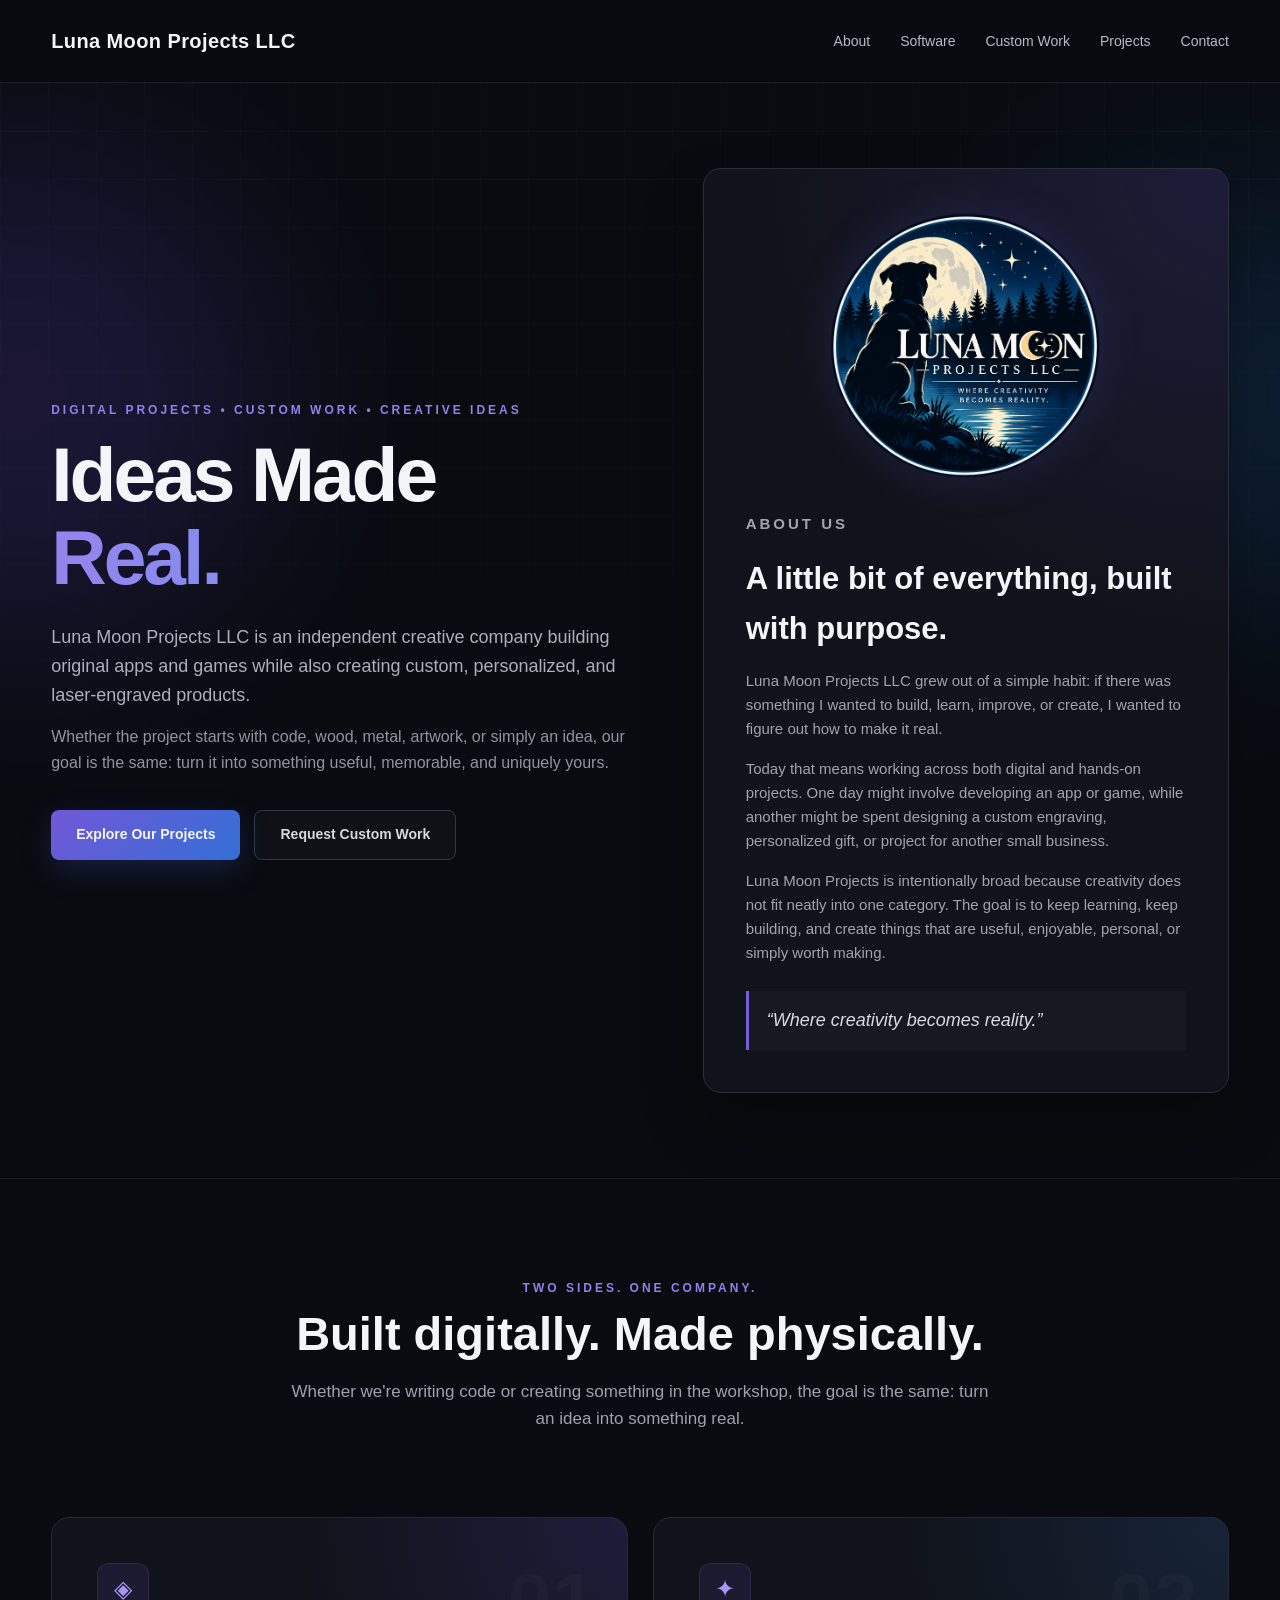
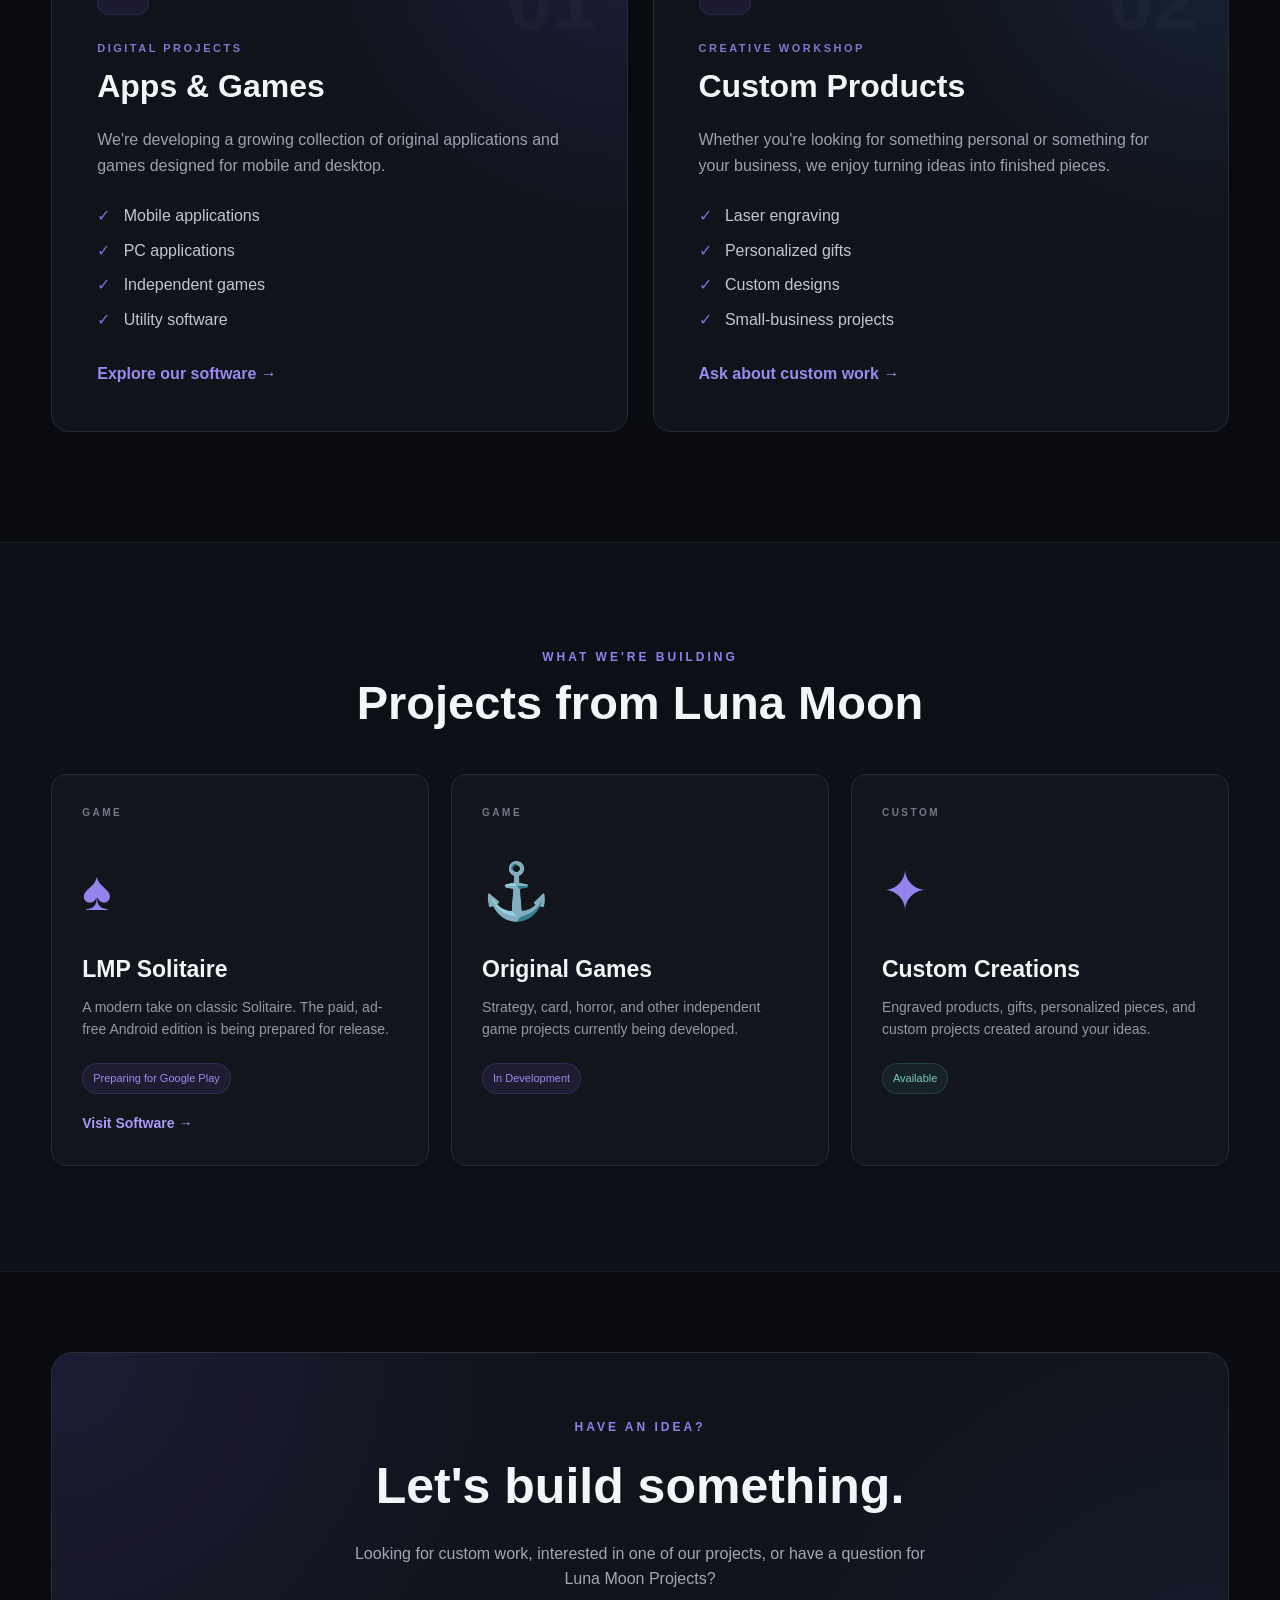
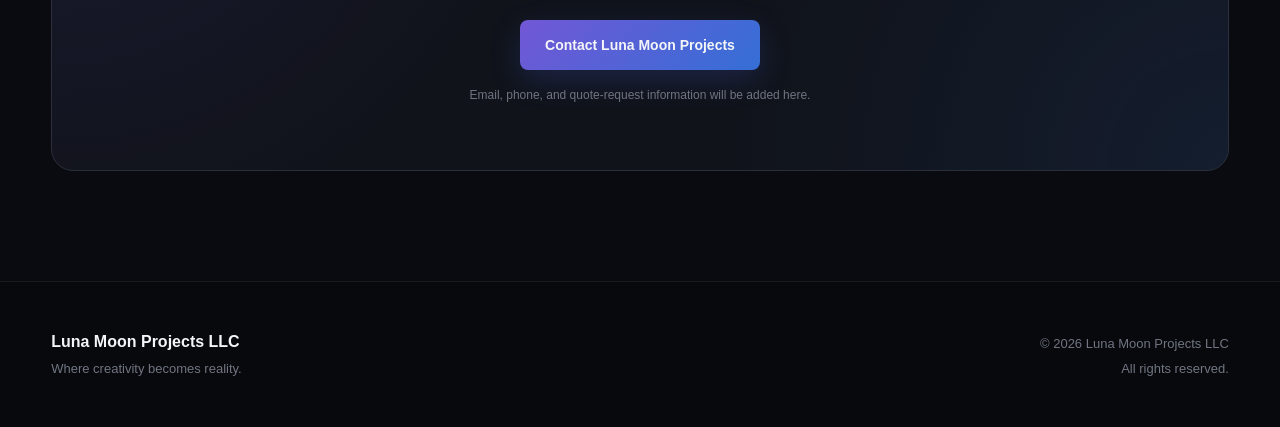
<file: index.html>
<!DOCTYPE html>
<html lang="en">
<head>
    <meta charset="UTF-8">
    <meta name="viewport" content="width=device-width, initial-scale=1.0">

    <title>Luna Moon Projects LLC</title>

    <meta
        name="description"
        content="Luna Moon Projects LLC creates apps, games, custom products, engraved goods, and creative projects."
    >

    <link rel="stylesheet" href="css/style.css">
</head>

<body>

<header class="site-header">
    <div class="nav-container">

        <a class="header-title" href="#home">
            Luna Moon Projects LLC
        </a>

        <nav class="main-nav">
            <a href="#home">About</a>
            <a href="software/">Software</a>
            <a href="#custom">Custom Work</a>
            <a href="#projects">Projects</a>
            <a href="#contact">Contact</a>
        </nav>

    </div>
</header>


<main>


<section class="hero" id="home">

    <div class="hero-glow hero-glow-one"></div>
    <div class="hero-glow hero-glow-two"></div>

    <div class="hero-content">


        <div class="hero-copy">

            <p class="eyebrow">
                DIGITAL PROJECTS • CUSTOM WORK • CREATIVE IDEAS
            </p>

            <h1>
                Ideas Made
                <span>Real.</span>
            </h1>

            <p class="hero-description">
                Luna Moon Projects LLC is an independent creative company
                building original apps and games while also creating custom,
                personalized, and laser-engraved products.
            </p>

            <p class="hero-description hero-description-secondary">
                Whether the project starts with code, wood, metal, artwork,
                or simply an idea, our goal is the same: turn it into something
                useful, memorable, and uniquely yours.
            </p>

            <div class="hero-buttons">

                <a
                    class="button button-primary"
                    href="#projects"
                >
                    Explore Our Projects
                </a>

                <a
                    class="button button-secondary"
                    href="#custom"
                >
                    Request Custom Work
                </a>

            </div>

        </div>


        <div class="about-hero-card">

            <img
                src="LMP_circle_logo.png"
                alt="Luna Moon Projects LLC full logo"
                class="about-card-logo"
            >

            <p class="about-card-label">
                ABOUT US
            </p>

            <h2>
                A little bit of everything, built with purpose.
            </h2>

            <p>
                Luna Moon Projects LLC grew out of a simple habit: if there was
                something I wanted to build, learn, improve, or create, I wanted
                to figure out how to make it real.
            </p>

            <p>
                Today that means working across both digital and hands-on
                projects. One day might involve developing an app or game,
                while another might be spent designing a custom engraving,
                personalized gift, or project for another small business.
            </p>

            <p>
                Luna Moon Projects is intentionally broad because creativity
                does not fit neatly into one category. The goal is to keep
                learning, keep building, and create things that are useful,
                enjoyable, personal, or simply worth making.
            </p>

            <div class="about-card-quote">
                “Where creativity becomes reality.”
            </div>

        </div>


    </div>

</section>



<section class="intro-section">

    <div class="section-container">

        <p class="section-kicker">
            TWO SIDES. ONE COMPANY.
        </p>

        <h2 class="section-title">
            Built digitally. Made physically.
        </h2>

        <p class="section-intro">
            Whether we're writing code or creating something in the workshop,
            the goal is the same: turn an idea into something real.
        </p>

    </div>

</section>



<section class="services-section">

    <div class="section-container services-grid">


        <article
            class="service-panel digital-panel"
            id="digital"
        >

            <div class="panel-number">
                01
            </div>

            <div class="panel-icon">
                ◈
            </div>

            <p class="panel-category">
                DIGITAL PROJECTS
            </p>

            <h2>
                Apps & Games
            </h2>

            <p>
                We're developing a growing collection of original applications
                and games designed for mobile and desktop.
            </p>

            <div class="feature-list">

                <div class="feature">
                    <span>✓</span>
                    Mobile applications
                </div>

                <div class="feature">
                    <span>✓</span>
                    PC applications
                </div>

                <div class="feature">
                    <span>✓</span>
                    Independent games
                </div>

                <div class="feature">
                    <span>✓</span>
                    Utility software
                </div>

            </div>

            <a
                class="text-link"
                href="software/"
            >
                Explore our software →
            </a>

        </article>



        <article
            class="service-panel craft-panel"
            id="custom"
        >

            <div class="panel-number">
                02
            </div>

            <div class="panel-icon">
                ✦
            </div>

            <p class="panel-category">
                CREATIVE WORKSHOP
            </p>

            <h2>
                Custom Products
            </h2>

            <p>
                Whether you're looking for something personal or something for
                your business, we enjoy turning ideas into finished pieces.
            </p>

            <div class="feature-list">

                <div class="feature">
                    <span>✓</span>
                    Laser engraving
                </div>

                <div class="feature">
                    <span>✓</span>
                    Personalized gifts
                </div>

                <div class="feature">
                    <span>✓</span>
                    Custom designs
                </div>

                <div class="feature">
                    <span>✓</span>
                    Small-business projects
                </div>

            </div>

            <a
                class="text-link"
                href="#contact"
            >
                Ask about custom work →
            </a>

        </article>


    </div>

</section>



<section
    class="projects-section"
    id="projects"
>

    <div class="section-container">

        <p class="section-kicker">
            WHAT WE'RE BUILDING
        </p>

        <h2 class="section-title">
            Projects from Luna Moon
        </h2>


        <div class="project-grid">


            <article class="project-card">

                <div class="project-type">
                    GAME
                </div>

                <div class="project-art">
                    ♠
                </div>

                <h3>
                    LMP Solitaire
                </h3>

                <p>
                    A modern take on classic Solitaire. The paid,
                    ad-free Android edition is being prepared for release.
                </p>

                <span class="status-badge">
                    Preparing for Google Play
                </span>

                <a class="project-link" href="software/">
                    Visit Software →
                </a>

            </article>



            <article class="project-card">

                <div class="project-type">
                    GAME
                </div>

                <div class="project-art">
                    ⚓
                </div>

                <h3>
                    Original Games
                </h3>

                <p>
                    Strategy, card, horror, and other independent game projects
                    currently being developed.
                </p>

                <span class="status-badge">
                    In Development
                </span>

            </article>



            <article class="project-card">

                <div class="project-type">
                    CUSTOM
                </div>

                <div class="project-art">
                    ✦
                </div>

                <h3>
                    Custom Creations
                </h3>

                <p>
                    Engraved products, gifts, personalized pieces, and custom
                    projects created around your ideas.
                </p>

                <span class="status-badge available">
                    Available
                </span>

            </article>


        </div>

    </div>

</section>



<section
    class="contact-section"
    id="contact"
>

    <div class="section-container">

        <div class="contact-box">

            <p class="section-kicker">
                HAVE AN IDEA?
            </p>

            <h2>
                Let's build something.
            </h2>

            <p>
                Looking for custom work, interested in one of our projects,
                or have a question for Luna Moon Projects?
            </p>

            <a
                class="button button-primary"
                href="#"
            >
                Contact Luna Moon Projects
            </a>

            <p class="contact-note">
                Email, phone, and quote-request information will be added here.
            </p>

        </div>

    </div>

</section>


</main>



<footer>

    <div class="footer-container">

        <div>

            <strong>
                Luna Moon Projects LLC
            </strong>

            <p>
                Where creativity becomes reality.
            </p>

        </div>

        <div class="footer-right">

            <p>
                © 2026 Luna Moon Projects LLC
            </p>

            <p>
                All rights reserved.
            </p>

        </div>

    </div>

</footer>


</body>
</html>
</file>
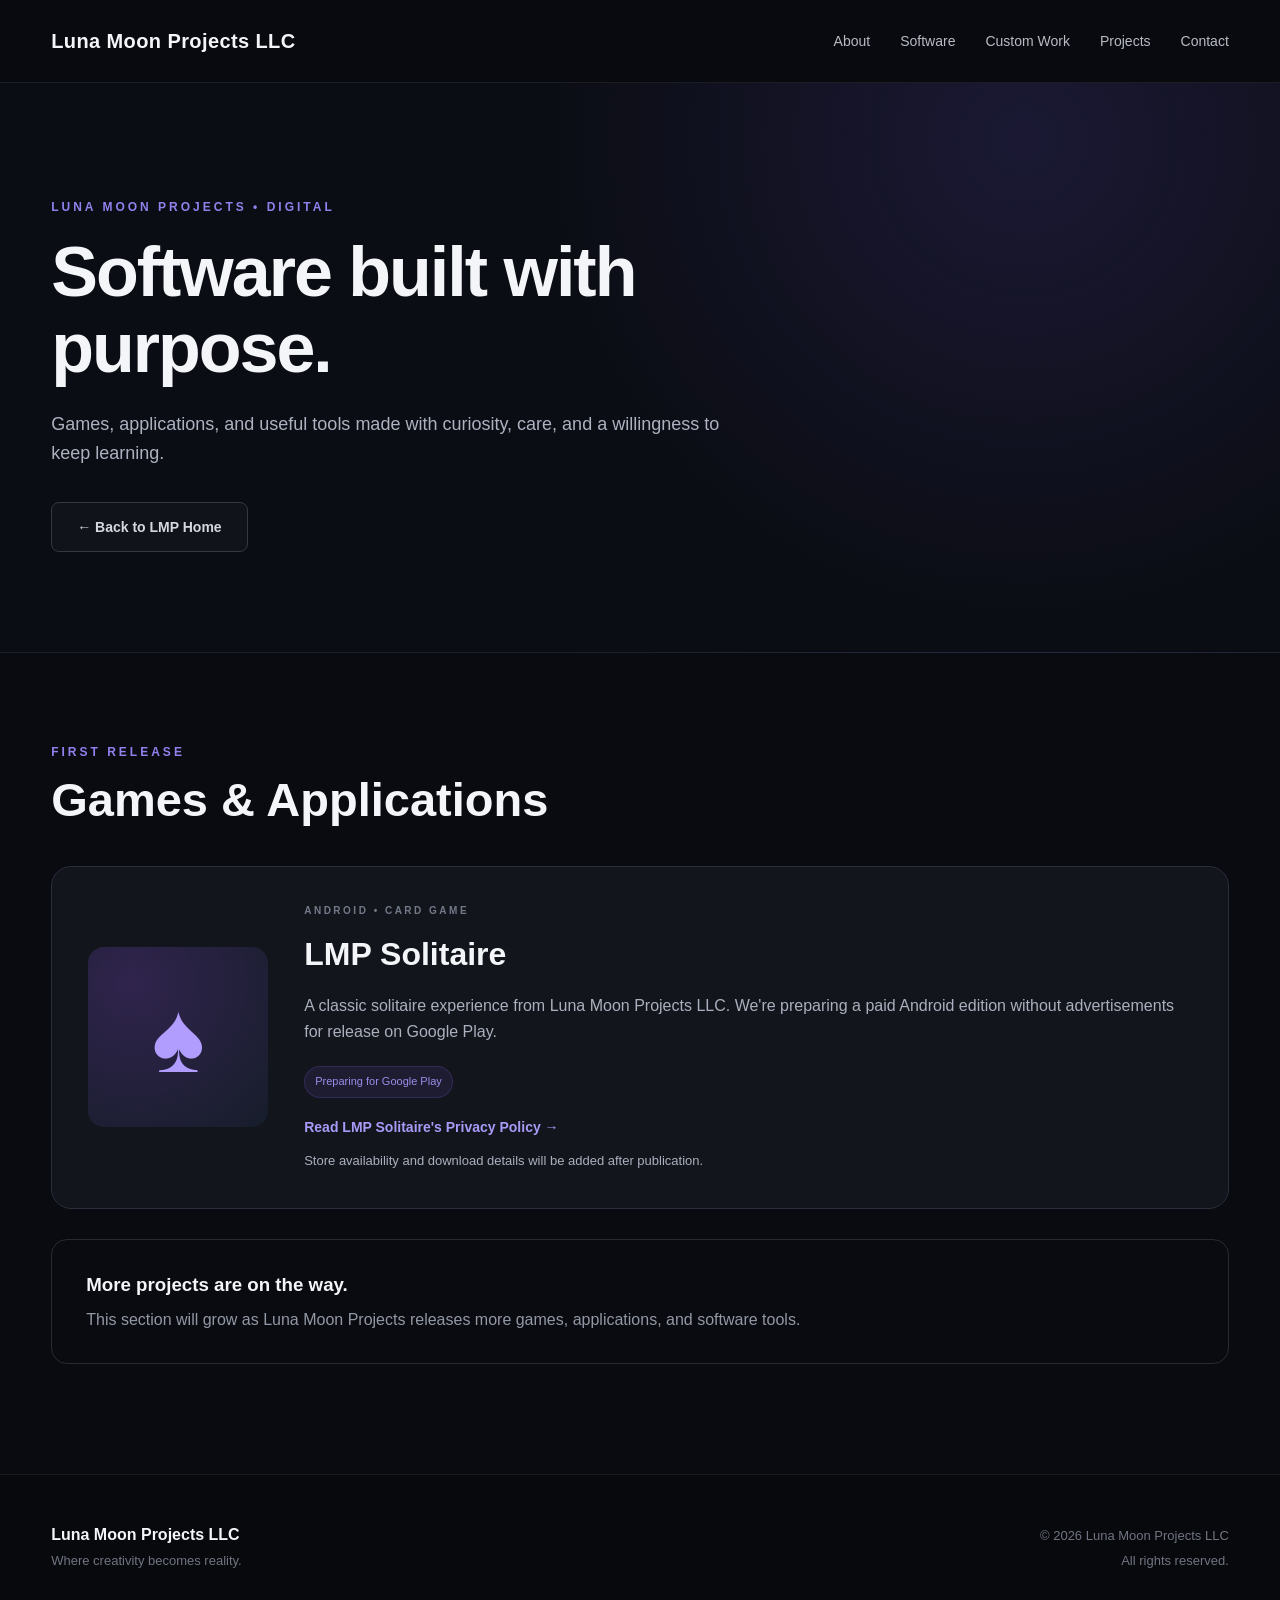
<file: software/index.html>
<!DOCTYPE html>
<html lang="en">
<head>
    <meta charset="UTF-8">
    <meta name="viewport" content="width=device-width, initial-scale=1.0">
    <meta name="description" content="Explore software, apps, and games developed by Luna Moon Projects LLC, including LMP Solitaire.">
    <title>Software | Luna Moon Projects LLC</title>
    <link rel="stylesheet" href="../css/style.css">
</head>
<body>
<header class="site-header">
    <div class="nav-container">
        <a class="header-title" href="../index.html">Luna Moon Projects LLC</a>
        <nav class="main-nav" aria-label="Main navigation">
            <a href="../index.html#home">About</a>
            <a href="./" aria-current="page">Software</a>
            <a href="../index.html#custom">Custom Work</a>
            <a href="../index.html#projects">Projects</a>
            <a href="../index.html#contact">Contact</a>
        </nav>
    </div>
</header>

<main>
    <section class="software-hero">
        <div class="section-container">
            <p class="section-kicker">LUNA MOON PROJECTS • DIGITAL</p>
            <h1>Software built with purpose.</h1>
            <p class="software-lead">Games, applications, and useful tools made with curiosity, care, and a willingness to keep learning.</p>
            <a class="button button-secondary" href="../index.html">← Back to LMP Home</a>
        </div>
    </section>

    <section class="software-list" aria-labelledby="games-heading">
        <div class="section-container">
            <p class="section-kicker">FIRST RELEASE</p>
            <h2 class="section-title" id="games-heading">Games & Applications</h2>
            <article class="software-feature">
                <div class="software-symbol" aria-hidden="true">♠</div>
                <div>
                    <p class="project-type">ANDROID • CARD GAME</p>
                    <h3>LMP Solitaire</h3>
                    <p>A classic solitaire experience from Luna Moon Projects LLC. We're preparing a paid Android edition without advertisements for release on Google Play.</p>
                    <span class="status-badge">Preparing for Google Play</span>
                    <a class="project-link" href="solitaire/privacy/">Read LMP Solitaire's Privacy Policy →</a>
                    <p class="software-note">Store availability and download details will be added after publication.</p>
                </div>
            </article>

            <div class="software-coming-soon">
                <h3>More projects are on the way.</h3>
                <p>This section will grow as Luna Moon Projects releases more games, applications, and software tools.</p>
            </div>
        </div>
    </section>
</main>

<footer>
    <div class="footer-container">
        <div><strong>Luna Moon Projects LLC</strong><p>Where creativity becomes reality.</p></div>
        <div class="footer-right"><p>© 2026 Luna Moon Projects LLC</p><p>All rights reserved.</p></div>
    </div>
</footer>
</body>
</html>
</file>
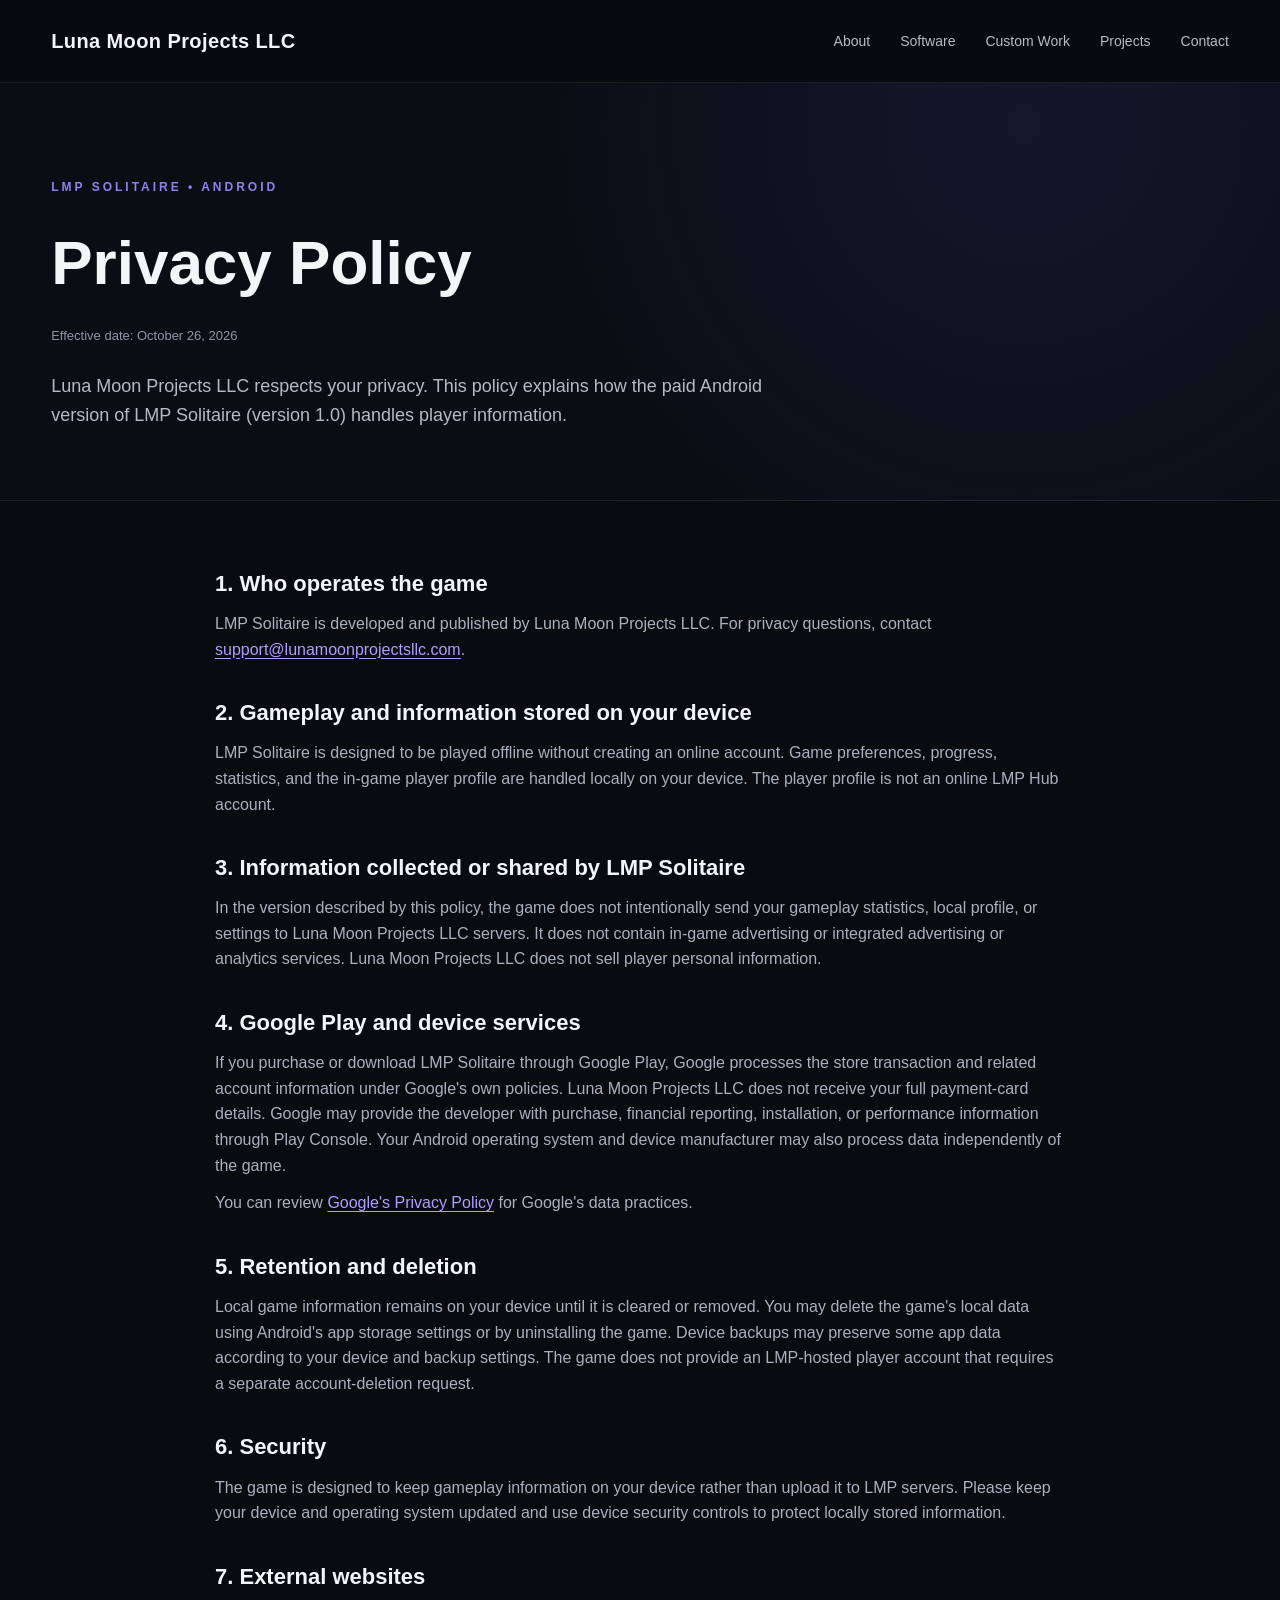
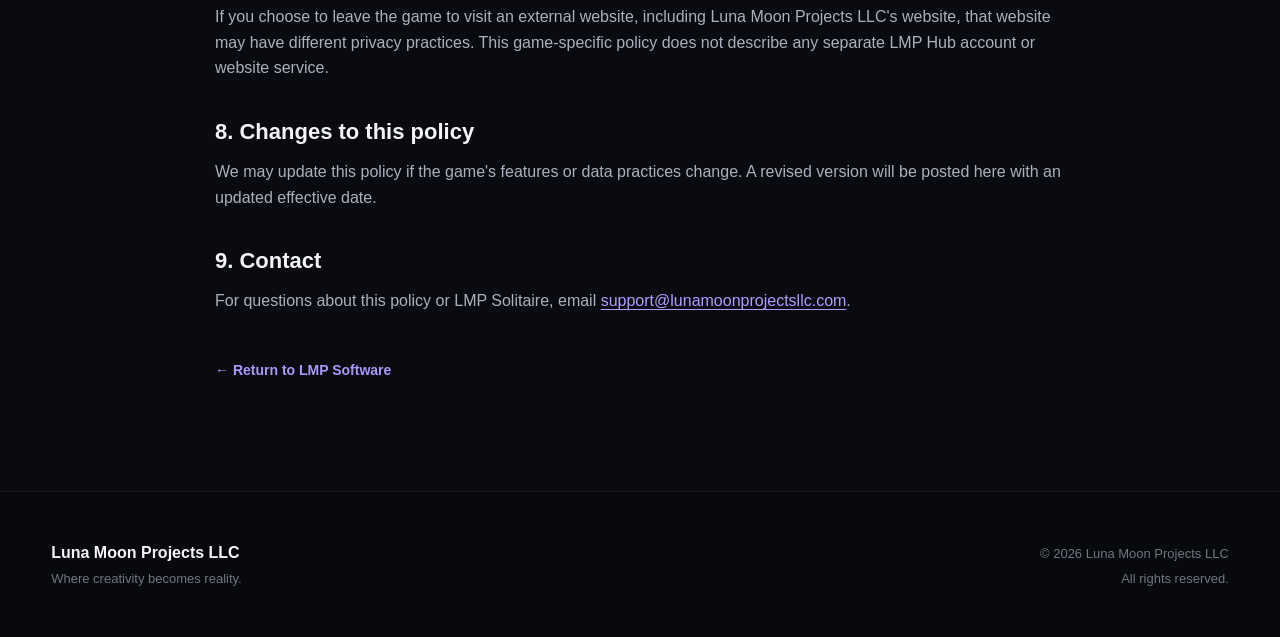
<file: software/solitaire/privacy/index.html>
<!DOCTYPE html>
<html lang="en">
<head>
    <meta charset="UTF-8">
    <meta name="viewport" content="width=device-width, initial-scale=1.0">
    <meta name="description" content="Privacy policy for LMP Solitaire, the paid Android card game from Luna Moon Projects LLC.">
    <title>LMP Solitaire Privacy Policy | Luna Moon Projects LLC</title>
    <link rel="stylesheet" href="../../../css/style.css">
    <style>
        .policy-hero { padding: 95px 0 70px; background: radial-gradient(circle at 80% 10%, rgba(90,72,180,.15), transparent 45%), #0b0d14; border-bottom: 1px solid rgba(255,255,255,.07); }
        .policy-hero h1 { margin-top: 16px; font-size: clamp(40px,6vw,62px); }
        .policy-updated { margin-top: 14px; color: #9095a4; font-size: 13px; }
        .policy-intro { max-width: 760px; margin-top: 25px; color: #b6bac6; font-size: 18px; }
        .policy-body { padding: 65px 0 110px; }
        .policy-content { max-width: 850px; }
        .policy-content h2 { margin-top: 33px; margin-bottom: 10px; font-size: 22px; }
        .policy-content h2:first-child { margin-top: 0; }
        .policy-content p { color: #abb0be; margin-bottom: 12px; }
        .policy-content p a { color: #b09dff; text-decoration: underline; text-underline-offset: 3px; }
        .policy-content .project-link { margin-top: 45px; }
    </style>
</head>
<body>
<header class="site-header">
    <div class="nav-container">
        <a class="header-title" href="../../../index.html">Luna Moon Projects LLC</a>
        <nav class="main-nav" aria-label="Main navigation">
            <a href="../../../index.html#home">About</a>
            <a href="../../">Software</a>
            <a href="../../../index.html#custom">Custom Work</a>
            <a href="../../../index.html#projects">Projects</a>
            <a href="../../../index.html#contact">Contact</a>
        </nav>
    </div>
</header>
<main>
    <section class="policy-hero">
        <div class="section-container">
            <p class="section-kicker">LMP SOLITAIRE • ANDROID</p>
            <h1>Privacy Policy</h1>
            <p class="policy-updated">Effective date: October 26, 2026</p>
            <p class="policy-intro">Luna Moon Projects LLC respects your privacy. This policy explains how the paid Android version of LMP Solitaire (version 1.0) handles player information.</p>
        </div>
    </section>

    <section class="policy-body">
        <div class="section-container policy-content">
            <h2>1. Who operates the game</h2>
            <p>LMP Solitaire is developed and published by Luna Moon Projects LLC. For privacy questions, contact <a href="mailto:support@lunamoonprojectsllc.com">support@lunamoonprojectsllc.com</a>.</p>

            <h2>2. Gameplay and information stored on your device</h2>
            <p>LMP Solitaire is designed to be played offline without creating an online account. Game preferences, progress, statistics, and the in-game player profile are handled locally on your device. The player profile is not an online LMP Hub account.</p>

            <h2>3. Information collected or shared by LMP Solitaire</h2>
            <p>In the version described by this policy, the game does not intentionally send your gameplay statistics, local profile, or settings to Luna Moon Projects LLC servers. It does not contain in-game advertising or integrated advertising or analytics services. Luna Moon Projects LLC does not sell player personal information.</p>

            <h2>4. Google Play and device services</h2>
            <p>If you purchase or download LMP Solitaire through Google Play, Google processes the store transaction and related account information under Google's own policies. Luna Moon Projects LLC does not receive your full payment-card details. Google may provide the developer with purchase, financial reporting, installation, or performance information through Play Console. Your Android operating system and device manufacturer may also process data independently of the game.</p>
            <p>You can review <a href="https://policies.google.com/privacy">Google's Privacy Policy</a> for Google's data practices.</p>

            <h2>5. Retention and deletion</h2>
            <p>Local game information remains on your device until it is cleared or removed. You may delete the game's local data using Android's app storage settings or by uninstalling the game. Device backups may preserve some app data according to your device and backup settings. The game does not provide an LMP-hosted player account that requires a separate account-deletion request.</p>

            <h2>6. Security</h2>
            <p>The game is designed to keep gameplay information on your device rather than upload it to LMP servers. Please keep your device and operating system updated and use device security controls to protect locally stored information.</p>

            <h2>7. External websites</h2>
            <p>If you choose to leave the game to visit an external website, including Luna Moon Projects LLC's website, that website may have different privacy practices. This game-specific policy does not describe any separate LMP Hub account or website service.</p>

            <h2>8. Changes to this policy</h2>
            <p>We may update this policy if the game's features or data practices change. A revised version will be posted here with an updated effective date.</p>

            <h2>9. Contact</h2>
            <p>For questions about this policy or LMP Solitaire, email <a href="mailto:support@lunamoonprojectsllc.com">support@lunamoonprojectsllc.com</a>.</p>

            <a class="project-link" href="../../">← Return to LMP Software</a>
        </div>
    </section>
</main>
<footer>
    <div class="footer-container">
        <div><strong>Luna Moon Projects LLC</strong><p>Where creativity becomes reality.</p></div>
        <div class="footer-right"><p>© 2026 Luna Moon Projects LLC</p><p>All rights reserved.</p></div>
    </div>
</footer>
</body>
</html>
</file>
<file: css/style.css>
* {
    box-sizing: border-box;
    margin: 0;
    padding: 0;
}

html {
    scroll-behavior: smooth;
}

body {
    font-family: Arial, Helvetica, sans-serif;
    background: #090b10;
    color: #f4f5f8;
    line-height: 1.6;
}

a {
    color: inherit;
    text-decoration: none;
}


/* HEADER */

.site-header {
    position: sticky;
    top: 0;
    z-index: 1000;

    background: rgba(9, 11, 16, 0.94);

    border-bottom:
        1px solid
        rgba(255, 255, 255, 0.08);

    backdrop-filter: blur(14px);
}

.nav-container {
    width: min(1180px, 92%);
    min-height: 82px;

    margin: auto;

    display: flex;
    align-items: center;
    justify-content: space-between;

    gap: 30px;
}

.header-title {
    color: #f4f5f8;

    font-size: 20px;

    font-weight: 700;

    letter-spacing: 0.4px;

    transition: color 0.2s ease;
}

.header-title:hover {
    color: #a895f2;
}

.main-nav {
    display: flex;

    gap: 30px;
}

.main-nav a {
    color: #b8bbc5;

    font-size: 14px;

    transition: 0.2s ease;
}

.main-nav a:hover {
    color: #ffffff;
}


/* HERO */

.hero {
    min-height: 700px;

    position: relative;

    overflow: hidden;

    display: flex;

    align-items: center;

    border-bottom:
        1px solid
        rgba(255, 255, 255, 0.07);
}

.hero::before {
    content: "";

    position: absolute;

    inset: 0;

    background:
        linear-gradient(
            rgba(255, 255, 255, 0.018) 1px,
            transparent 1px
        ),
        linear-gradient(
            90deg,
            rgba(255, 255, 255, 0.018) 1px,
            transparent 1px
        );

    background-size: 48px 48px;

    mask-image:
        linear-gradient(
            to bottom,
            black,
            transparent 90%
        );
}

.hero-glow {
    position: absolute;

    border-radius: 50%;

    filter: blur(100px);

    opacity: 0.18;
}

.hero-glow-one {
    width: 500px;
    height: 500px;

    background: #694cdd;

    left: -230px;

    top: 60px;
}

.hero-glow-two {
    width: 430px;
    height: 430px;

    background: #2176c9;

    right: -160px;

    top: 100px;
}

.hero-content {
    position: relative;

    z-index: 2;

    width: min(1180px, 92%);

    margin: auto;

    display: grid;

    grid-template-columns:
        minmax(0, 1.05fr)
        minmax(400px, 0.95fr);

    gap: 70px;

    align-items: center;

    padding: 85px 0;
}

.hero-copy {
    min-width: 0;
}

.eyebrow,
.section-kicker {
    color: #9181ed;

    font-size: 12px;

    font-weight: 700;

    letter-spacing: 3px;
}

.hero h1 {
    margin-top: 16px;

    max-width: 690px;

    font-size:
        clamp(
            54px,
            6vw,
            82px
        );

    line-height: 0.98;

    letter-spacing: -3px;
}

.hero h1 span {
    display: block;

    margin-top: 8px;

    background:
        linear-gradient(
            90deg,
            #9483ee,
            #65a4ef
        );

    -webkit-background-clip: text;

    color: transparent;
}

.hero-description {
    max-width: 650px;

    margin-top: 28px;

    color: #acb0bd;

    font-size: 18px;
}

.hero-description-secondary {
    margin-top: 15px;

    color: #8f95a3;

    font-size: 16px;
}

.hero-buttons {
    margin-top: 34px;

    display: flex;

    flex-wrap: wrap;

    gap: 14px;
}


/* BUTTONS */

.button {
    display: inline-flex;

    min-height: 50px;

    align-items: center;

    justify-content: center;

    padding: 0 25px;

    border-radius: 8px;

    font-weight: 700;

    font-size: 14px;

    transition:
        transform 0.2s ease,
        border-color 0.2s ease;
}

.button:hover {
    transform: translateY(-2px);
}

.button-primary {
    background:
        linear-gradient(
            135deg,
            #7257d6,
            #346fd6
        );

    box-shadow:
        0 10px 30px
        rgba(66, 91, 211, 0.24);
}

.button-secondary {
    color: #d6d8e0;

    border:
        1px solid #333844;

    background:
        rgba(255, 255, 255, 0.025);
}

.button-secondary:hover {
    border-color: #646a78;
}


/* HERO ABOUT CARD */

.about-hero-card {
    position: relative;

    padding: 42px;

    border-radius: 18px;

    background:
        radial-gradient(
            circle at top right,
            rgba(96, 75, 205, 0.17),
            transparent 45%
        ),
        #10131a;

    border:
        1px solid #2a2f3a;

    box-shadow:
        0 30px 60px
        rgba(0, 0, 0, 0.28);
}

.about-card-logo {
    width: 275px;

    max-width: 100%;

    height: auto;

    display: block;

    margin:
        0 auto 26px auto;

    filter:
        drop-shadow(
            0 0 20px
            rgba(95, 89, 220, 0.18)
        );
}

.about-card-label {
    color: #9181ed;

    font-size: 11px;

    font-weight: 700;

    letter-spacing: 3px;
}

.about-hero-card h2 {
    margin-top: 18px;

    font-size: 31px;
}

.about-hero-card > p {
    margin-top: 16px;

    color: #9fa4b0;

    font-size: 15px;
}

.about-card-quote {
    margin-top: 26px;

    padding: 15px 18px;

    border-left:
        3px solid #755fd6;

    background:
        rgba(255, 255, 255, 0.025);

    color: #d9dbe1;

    font-size: 18px;

    font-style: italic;
}


/* GENERAL */

.section-container {
    width: min(1180px, 92%);

    margin: auto;
}


/* INTRO */

.intro-section {
    padding: 100px 0 45px;

    text-align: center;
}

.section-title {
    margin-top: 10px;

    font-size:
        clamp(
            32px,
            4vw,
            47px
        );

    line-height: 1.1;
}

.section-intro {
    max-width: 710px;

    margin: 18px auto 0;

    color: #9da2ae;

    font-size: 17px;
}


/* SERVICES */

.services-section {
    padding: 40px 0 110px;
}

.services-grid {
    display: grid;

    grid-template-columns:
        1fr 1fr;

    gap: 25px;
}

.service-panel {
    position: relative;

    padding: 45px;

    overflow: hidden;

    border-radius: 18px;

    border:
        1px solid #252a34;

    background: #10131a;
}

.service-panel::before {
    content: "";

    position: absolute;

    inset: 0;

    pointer-events: none;
}

.digital-panel::before {
    background:
        radial-gradient(
            circle at top right,
            rgba(93, 75, 207, 0.18),
            transparent 43%
        );
}

.craft-panel::before {
    background:
        radial-gradient(
            circle at top right,
            rgba(57, 118, 202, 0.17),
            transparent 43%
        );
}

.panel-number {
    position: absolute;

    right: 30px;

    top: 20px;

    font-size: 80px;

    font-weight: 800;

    color:
        rgba(
            255,
            255,
            255,
            0.025
        );
}

.panel-icon {
    width: 52px;
    height: 52px;

    position: relative;

    z-index: 2;

    display: grid;

    place-items: center;

    border-radius: 12px;

    color: #a795ef;

    font-size: 24px;

    background:
        rgba(107, 84, 215, 0.12);

    border:
        1px solid
        rgba(132, 110, 226, 0.17);
}

.panel-category {
    position: relative;

    z-index: 2;

    margin-top: 25px;

    color: #8275cf;

    font-size: 11px;

    letter-spacing: 2.5px;

    font-weight: bold;
}

.service-panel h2 {
    position: relative;

    z-index: 2;

    margin-top: 3px;

    font-size: 32px;
}

.service-panel > p:not(.panel-category) {
    position: relative;

    z-index: 2;

    margin-top: 15px;

    max-width: 480px;

    color: #9ca1ad;
}

.feature-list {
    position: relative;

    z-index: 2;

    margin-top: 25px;

    display: grid;

    gap: 9px;
}

.feature {
    color: #c4c7d0;
}

.feature span {
    margin-right: 9px;

    color: #7e6cdb;
}

.text-link {
    position: relative;

    z-index: 2;

    display: inline-block;

    margin-top: 28px;

    color: #9b8af0;

    font-weight: 700;
}


/* PROJECTS */

.projects-section {
    padding: 105px 0;

    background: #0c0f15;

    border-top:
        1px solid
        rgba(255, 255, 255, 0.05);

    border-bottom:
        1px solid
        rgba(255, 255, 255, 0.05);

    text-align: center;
}

.project-grid {
    margin-top: 45px;

    display: grid;

    grid-template-columns:
        repeat(3, 1fr);

    gap: 22px;

    text-align: left;
}

.project-card {
    min-height: 330px;

    padding: 30px;

    border-radius: 15px;

    background: #12151c;

    border:
        1px solid #252a34;

    transition:
        transform 0.2s ease,
        border-color 0.2s ease;
}

.project-card:hover {
    transform: translateY(-4px);

    border-color: #454c5c;
}

.project-type {
    color: #737988;

    font-size: 10px;

    letter-spacing: 2.5px;

    font-weight: bold;
}

.project-art {
    margin-top: 30px;

    height: 80px;

    display: flex;

    align-items: center;

    font-size: 55px;

    color: #9583ec;
}

.project-card h3 {
    margin-top: 20px;

    font-size: 23px;
}

.project-card p {
    margin-top: 8px;

    color: #9398a5;

    font-size: 14px;
}

.status-badge {
    display: inline-block;

    margin-top: 22px;

    padding: 6px 10px;

    border-radius: 50px;

    background:
        rgba(116, 89, 218, 0.11);

    border:
        1px solid
        rgba(116, 89, 218, 0.24);

    color: #9c8cec;

    font-size: 11px;
}

.status-badge.available {
    background:
        rgba(60, 130, 115, 0.12);

    border-color:
        rgba(70, 150, 130, 0.25);

    color: #75c9b5;
}

.project-link {
    display: block;
    width: fit-content;
    margin-top: 18px;
    color: #a99af8;
    font-size: 14px;
    font-weight: 700;
}

.project-link:hover { color: #fff; }

/* SOFTWARE LANDING PAGE */
.software-hero {
    padding: 115px 0 100px;
    background: radial-gradient(circle at 80% 10%, rgba(90, 72, 180, .2), transparent 42%), #0b0d14;
    border-bottom: 1px solid rgba(255, 255, 255, .07);
}

.software-hero h1 {
    max-width: 820px;
    margin-top: 18px;
    font-size: clamp(42px, 6vw, 70px);
    line-height: 1.08;
    letter-spacing: -2px;
}

.software-lead {
    max-width: 690px;
    margin: 24px 0 34px;
    color: #adb2c0;
    font-size: 18px;
}

.software-list { padding: 90px 0 110px; }
.software-list .section-title { margin-top: 12px; }

.software-feature {
    display: grid;
    grid-template-columns: 180px 1fr;
    gap: 36px;
    align-items: center;
    margin-top: 40px;
    padding: 36px;
    border: 1px solid #292e3b;
    border-radius: 20px;
    background: #12151c;
}

.software-symbol {
    display: grid;
    place-items: center;
    height: 180px;
    border-radius: 16px;
    background: radial-gradient(circle at 25% 20%, #30244d, #171d2b);
    color: #b09dfd;
    font-size: 100px;
}

.software-feature h3 { margin-top: 10px; font-size: 32px; }
.software-feature p:not(.project-type) { margin-top: 13px; color: #aab0bd; }
.software-feature .software-note { font-size: 13px; color: #858b9b; }

.software-coming-soon {
    margin-top: 30px;
    padding: 30px 34px;
    border: 1px solid #252a34;
    border-radius: 16px;
}
.software-coming-soon p { margin-top: 7px; color: #9398a5; }

@media (max-width: 600px) {
    .software-hero { padding: 75px 0; }
    .software-lead { font-size: 16px; }
    .software-feature { grid-template-columns: 1fr; padding: 24px; }
    .software-symbol { height: 150px; font-size: 80px; }
}


/* CONTACT */

.contact-section {
    padding: 80px 0 110px;
}

.contact-box {
    padding: 65px 30px;

    text-align: center;

    border-radius: 22px;

    border:
        1px solid #2a2f3a;

    background:
        radial-gradient(
            circle at top left,
            rgba(107, 81, 214, 0.14),
            transparent 40%
        ),
        radial-gradient(
            circle at bottom right,
            rgba(50, 105, 196, 0.12),
            transparent 40%
        ),
        #10131a;
}

.contact-box h2 {
    margin-top: 9px;

    font-size:
        clamp(
            34px,
            5vw,
            50px
        );
}

.contact-box > p:not(.section-kicker):not(.contact-note) {
    max-width: 600px;

    margin:
        15px auto 28px;

    color: #a3a7b1;
}

.contact-note {
    margin-top: 16px;

    color: #6f7481;

    font-size: 12px;
}


/* FOOTER */

footer {
    border-top:
        1px solid
        rgba(255, 255, 255, 0.07);

    background: #07090d;
}

.footer-container {
    width: min(1180px, 92%);

    min-height: 145px;

    margin: auto;

    display: flex;

    justify-content: space-between;

    align-items: center;

    gap: 40px;
}

.footer-container p {
    color: #707581;

    font-size: 13px;

    margin-top: 4px;
}

.footer-right {
    text-align: right;
}


/* TABLET */

@media (max-width: 900px) {

    .main-nav {
        display: none;
    }

    .hero-content {
        grid-template-columns: 1fr;

        gap: 45px;
    }

    .about-hero-card {
        max-width: 650px;
    }

    .about-card-logo {
        width: 230px;
    }

    .services-grid {
        grid-template-columns: 1fr;
    }

    .project-grid {
        grid-template-columns: 1fr;
    }

}


/* MOBILE */

@media (max-width: 600px) {

    .nav-container {
        min-height: 72px;
    }

    .header-title {
        font-size: 16px;
    }

    .hero-content {
        padding: 65px 0;
    }

    .hero h1 {
        font-size: 48px;

        letter-spacing: -2px;
    }

    .hero-description {
        font-size: 16px;
    }

    .hero-description-secondary {
        font-size: 15px;
    }

    .hero-buttons {
        flex-direction: column;
    }

    .button {
        width: 100%;
    }

    .about-hero-card {
        padding: 30px;
    }

    .about-card-logo {
        width: 190px;

        margin-bottom: 22px;
    }

    .about-hero-card h2 {
        font-size: 27px;
    }

    .service-panel {
        padding: 30px;
    }

    .panel-number {
        font-size: 58px;
    }

    .intro-section {
        padding-top: 70px;
    }

    .projects-section {
        padding: 80px 0;
    }

    .contact-box {
        padding: 48px 20px;
    }

    .footer-container {
        padding: 40px 0;

        flex-direction: column;

        align-items: flex-start;
    }

    .footer-right {
        text-align: left;
    }

}
</file>
